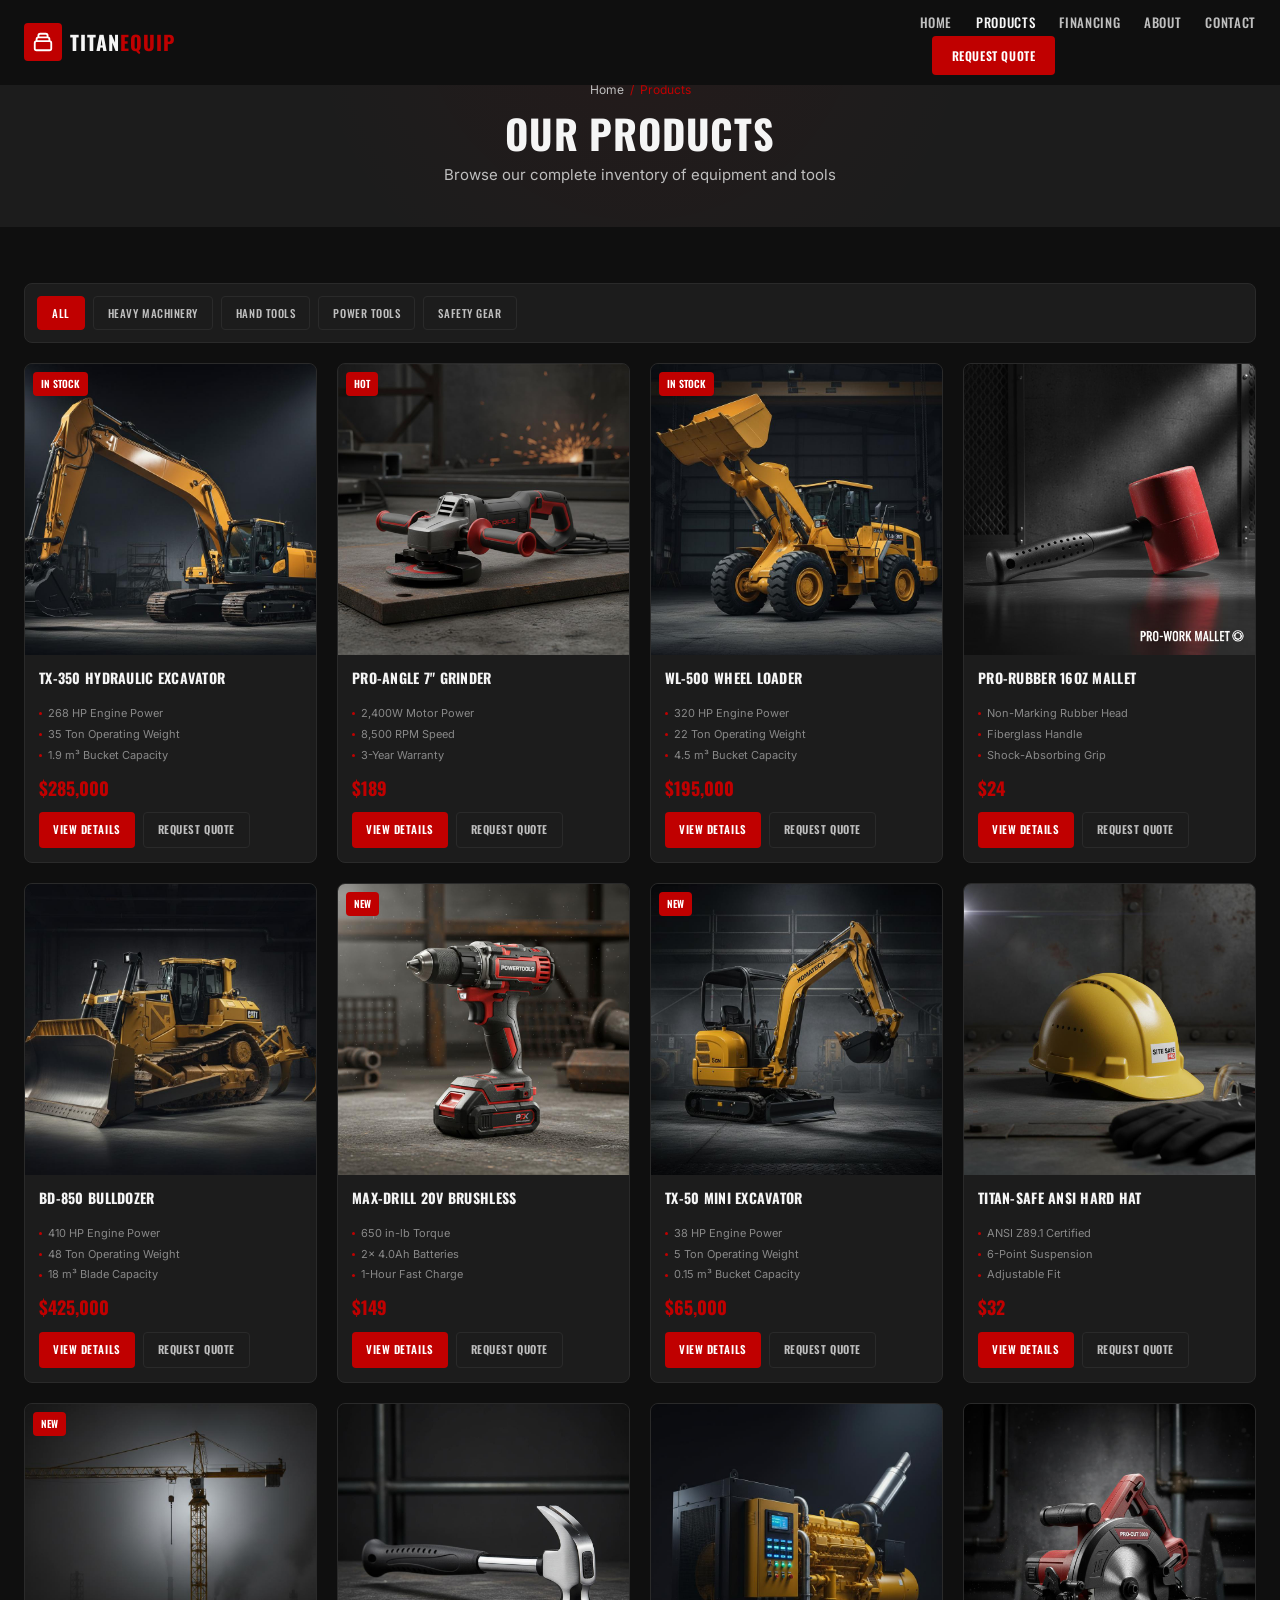
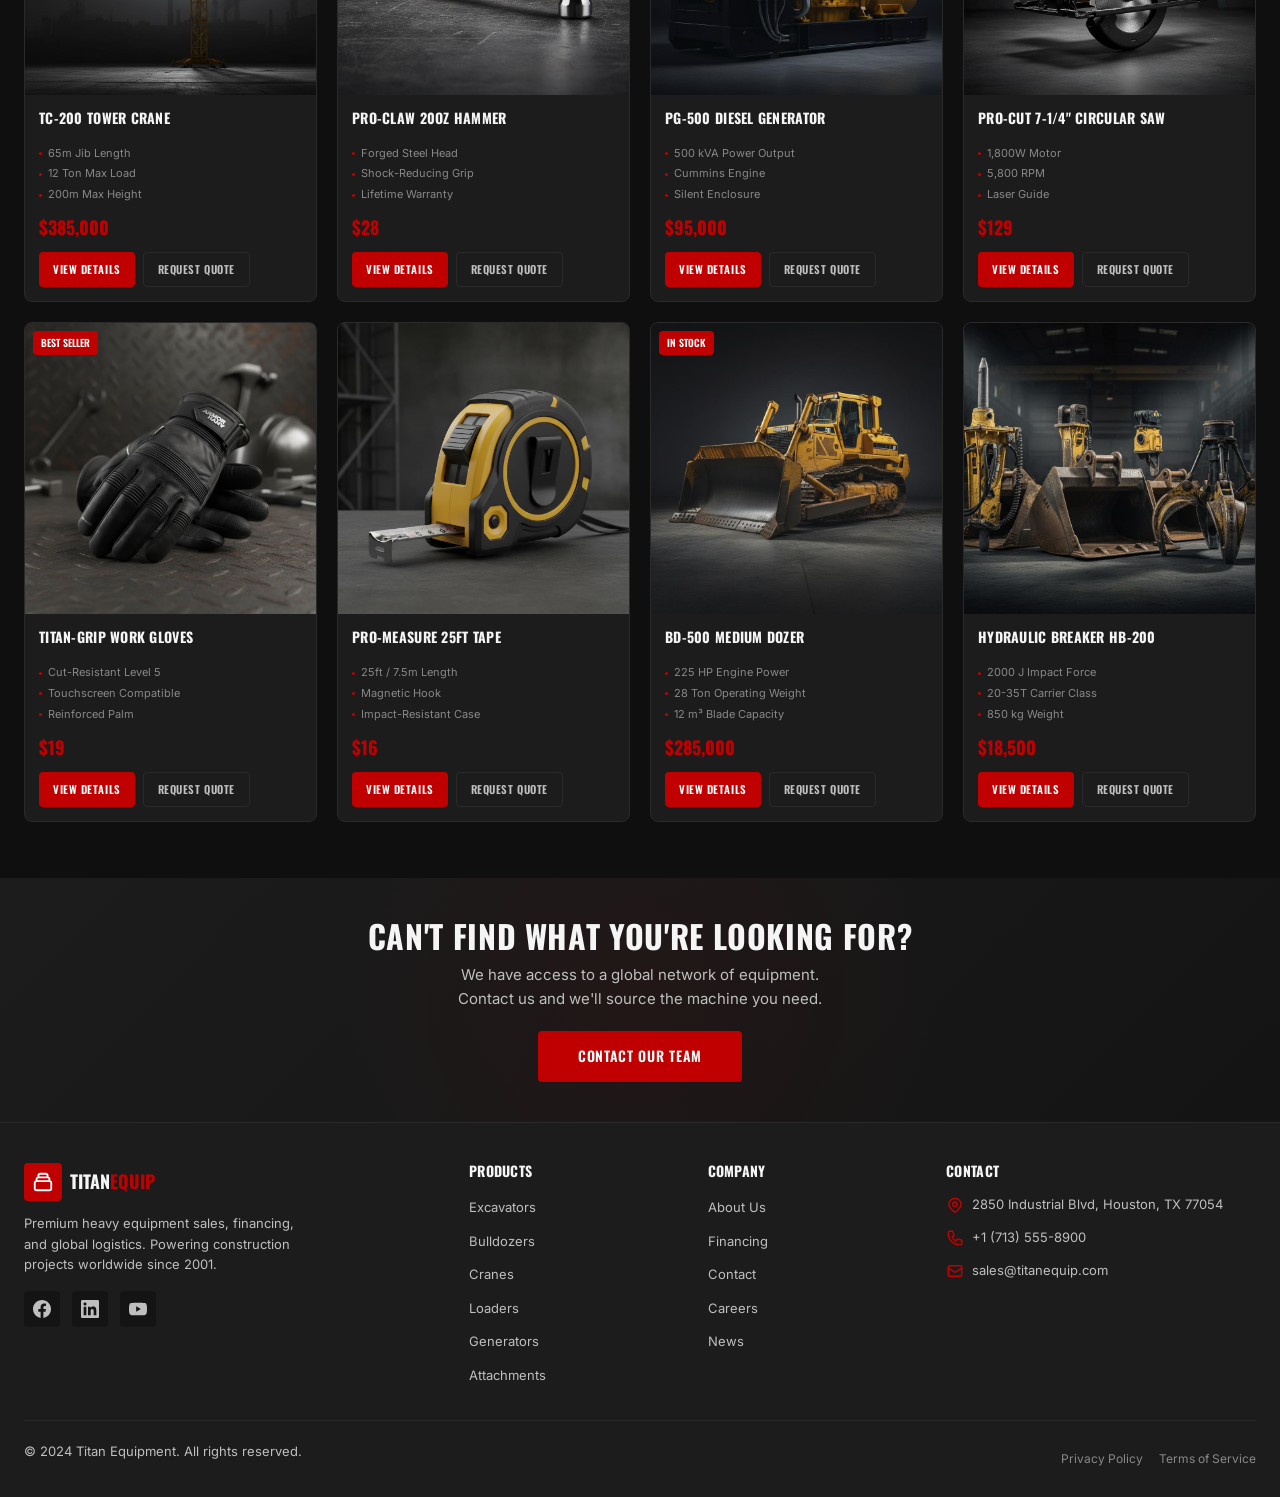
<file: csite/equipment-sales/products.html>
<!DOCTYPE html>
<html lang="en">
<head>
  <meta charset="UTF-8">
  <meta name="viewport" content="width=device-width, initial-scale=1.0">
  <meta name="description" content="Browse our extensive inventory of heavy construction equipment. Excavators, bulldozers, loaders, cranes, and more.">
  <title>Products | Titan Equipment</title>
  
  <!-- Google Fonts -->
  <link rel="preconnect" href="https://fonts.googleapis.com">
  <link rel="preconnect" href="https://fonts.gstatic.com" crossorigin>
  <link href="https://fonts.googleapis.com/css2?family=Inter:wght@400;500;600;700&family=Oswald:wght@400;500;600;700&display=swap" rel="stylesheet">
  
  <!-- Styles -->
  <link rel="stylesheet" href="css/style.css">
</head>
<body>
  <!-- Header -->
  <header class="header">
    <div class="container">
      <div class="header-inner">
        <a href="index.html" class="logo">
          <div class="logo-icon">
            <svg xmlns="http://www.w3.org/2000/svg" fill="none" viewBox="0 0 24 24" stroke="currentColor">
              <path stroke-linecap="round" stroke-linejoin="round" stroke-width="2" d="M19 11H5m14 0a2 2 0 012 2v6a2 2 0 01-2 2H5a2 2 0 01-2-2v-6a2 2 0 012-2m14 0V9a2 2 0 00-2-2M5 11V9a2 2 0 012-2m0 0V5a2 2 0 012-2h6a2 2 0 012 2v2M7 7h10" />
            </svg>
          </div>
          <span class="logo-text">TITAN<span>EQUIP</span></span>
        </a>
        
        <nav class="nav-desktop">
          <ul class="nav-list">
            <li><a href="index.html" class="nav-link">Home</a></li>
            <li><a href="products.html" class="nav-link active">Products</a></li>
            <li><a href="financing.html" class="nav-link">Financing</a></li>
            <li><a href="about.html" class="nav-link">About</a></li>
            <li><a href="contact.html" class="nav-link">Contact</a></li>
          </ul>
          <a href="contact.html" class="btn btn-primary nav-cta">Request Quote</a>
        </nav>
        
        <button class="menu-toggle" aria-label="Toggle menu">
          <span></span>
          <span></span>
          <span></span>
        </button>
      </div>
    </div>
  </header>
  
  <!-- Mobile Navigation -->
  <nav class="nav-mobile">
    <ul class="nav-list">
      <li><a href="index.html" class="nav-link">Home</a></li>
      <li><a href="products.html" class="nav-link active">Products</a></li>
      <li><a href="financing.html" class="nav-link">Financing</a></li>
      <li><a href="about.html" class="nav-link">About</a></li>
      <li><a href="contact.html" class="nav-link">Contact</a></li>
    </ul>
    <a href="contact.html" class="btn btn-primary">Request Quote</a>
  </nav>
  <div class="overlay"></div>

  <main>
    <!-- Page Header -->
    <section class="page-header">
      <div class="container">
        <div class="page-header-content">
          <nav class="breadcrumbs">
            <a href="index.html">Home</a>
            <span>/</span>
            <span>Products</span>
          </nav>
          <h1 class="page-title">Our Products</h1>
          <p class="page-subtitle">Browse our complete inventory of equipment and tools</p>
        </div>
      </div>
    </section>

    <!-- Products Section -->
    <section class="featured-products">
      <div class="container">
        <!-- Category Filter Bar -->
        <div class="category-filter">
          <div class="filter-tabs">
            <button class="filter-tab active" data-filter="all">All</button>
            <button class="filter-tab" data-filter="machinery">Heavy Machinery</button>
            <button class="filter-tab" data-filter="hand-tools">Hand Tools</button>
            <button class="filter-tab" data-filter="power-tools">Power Tools</button>
            <button class="filter-tab" data-filter="safety">Safety Gear</button>
          </div>
        </div>

        <!-- Products Grid -->
        <div class="products-grid">
          <!-- Heavy Machinery -->
          <article class="product-card" data-category="machinery">
            <div class="product-image">
              <img src="images/product-excavator-1.jpg" alt="TX-350 Hydraulic Excavator">
              <span class="product-badge">In Stock</span>
            </div>
            <div class="product-content">
              <h3 class="product-title">TX-350 Hydraulic Excavator</h3>
              <ul class="product-specs-list">
                <li>268 HP Engine Power</li>
                <li>35 Ton Operating Weight</li>
                <li>1.9 m³ Bucket Capacity</li>
              </ul>
              <div class="product-price">$285,000</div>
              <div class="product-buttons">
                <a href="product-detail.html" class="btn btn-primary">View Details</a>
                <a href="contact.html" class="btn btn-secondary">Request Quote</a>
              </div>
            </div>
          </article>

          <!-- Power Tools: Grinder -->
          <article class="product-card" data-category="power-tools">
            <div class="product-image">
              <img src="images/tool-grinder.jpg" alt="Pro-Angle 7 Inch Grinder">
              <span class="product-badge">Hot</span>
            </div>
            <div class="product-content">
              <h3 class="product-title">Pro-Angle 7" Grinder</h3>
              <ul class="product-specs-list">
                <li>2,400W Motor Power</li>
                <li>8,500 RPM Speed</li>
                <li>3-Year Warranty</li>
              </ul>
              <div class="product-price">$189</div>
              <div class="product-buttons">
                <a href="product-detail.html" class="btn btn-primary">View Details</a>
                <a href="contact.html" class="btn btn-secondary">Request Quote</a>
              </div>
            </div>
          </article>

          <article class="product-card" data-category="machinery">
            <div class="product-image">
              <img src="images/product-loader-1.jpg" alt="WL-500 Wheel Loader">
              <span class="product-badge">In Stock</span>
            </div>
            <div class="product-content">
              <h3 class="product-title">WL-500 Wheel Loader</h3>
              <ul class="product-specs-list">
                <li>320 HP Engine Power</li>
                <li>22 Ton Operating Weight</li>
                <li>4.5 m³ Bucket Capacity</li>
              </ul>
              <div class="product-price">$195,000</div>
              <div class="product-buttons">
                <a href="product-detail.html" class="btn btn-primary">View Details</a>
                <a href="contact.html" class="btn btn-secondary">Request Quote</a>
              </div>
            </div>
          </article>

          <!-- Hand Tools: Mallet -->
          <article class="product-card" data-category="hand-tools">
            <div class="product-image">
              <img src="images/tool-mallet.jpg" alt="Pro-Rubber 16oz Mallet">
            </div>
            <div class="product-content">
              <h3 class="product-title">Pro-Rubber 16oz Mallet</h3>
              <ul class="product-specs-list">
                <li>Non-Marking Rubber Head</li>
                <li>Fiberglass Handle</li>
                <li>Shock-Absorbing Grip</li>
              </ul>
              <div class="product-price">$24</div>
              <div class="product-buttons">
                <a href="product-detail.html" class="btn btn-primary">View Details</a>
                <a href="contact.html" class="btn btn-secondary">Request Quote</a>
              </div>
            </div>
          </article>

          <article class="product-card" data-category="machinery">
            <div class="product-image">
              <img src="images/product-dozer-1.jpg" alt="BD-850 Bulldozer">
            </div>
            <div class="product-content">
              <h3 class="product-title">BD-850 Bulldozer</h3>
              <ul class="product-specs-list">
                <li>410 HP Engine Power</li>
                <li>48 Ton Operating Weight</li>
                <li>18 m³ Blade Capacity</li>
              </ul>
              <div class="product-price">$425,000</div>
              <div class="product-buttons">
                <a href="product-detail.html" class="btn btn-primary">View Details</a>
                <a href="contact.html" class="btn btn-secondary">Request Quote</a>
              </div>
            </div>
          </article>

          <!-- Power Tools: Drill -->
          <article class="product-card" data-category="power-tools">
            <div class="product-image">
              <img src="images/tool-drill.jpg" alt="Max-Drill 20V Brushless">
              <span class="product-badge">New</span>
            </div>
            <div class="product-content">
              <h3 class="product-title">Max-Drill 20V Brushless</h3>
              <ul class="product-specs-list">
                <li>650 in-lb Torque</li>
                <li>2x 4.0Ah Batteries</li>
                <li>1-Hour Fast Charge</li>
              </ul>
              <div class="product-price">$149</div>
              <div class="product-buttons">
                <a href="product-detail.html" class="btn btn-primary">View Details</a>
                <a href="contact.html" class="btn btn-secondary">Request Quote</a>
              </div>
            </div>
          </article>

          <article class="product-card" data-category="machinery">
            <div class="product-image">
              <img src="images/product-excavator-2.jpg" alt="TX-50 Mini Excavator">
              <span class="product-badge">New</span>
            </div>
            <div class="product-content">
              <h3 class="product-title">TX-50 Mini Excavator</h3>
              <ul class="product-specs-list">
                <li>38 HP Engine Power</li>
                <li>5 Ton Operating Weight</li>
                <li>0.15 m³ Bucket Capacity</li>
              </ul>
              <div class="product-price">$65,000</div>
              <div class="product-buttons">
                <a href="product-detail.html" class="btn btn-primary">View Details</a>
                <a href="contact.html" class="btn btn-secondary">Request Quote</a>
              </div>
            </div>
          </article>

          <!-- Safety: Hard Hat -->
          <article class="product-card" data-category="safety">
            <div class="product-image">
              <img src="images/tool-helmet.jpg" alt="Titan-Safe ANSI Hard Hat">
            </div>
            <div class="product-content">
              <h3 class="product-title">Titan-Safe ANSI Hard Hat</h3>
              <ul class="product-specs-list">
                <li>ANSI Z89.1 Certified</li>
                <li>6-Point Suspension</li>
                <li>Adjustable Fit</li>
              </ul>
              <div class="product-price">$32</div>
              <div class="product-buttons">
                <a href="product-detail.html" class="btn btn-primary">View Details</a>
                <a href="contact.html" class="btn btn-secondary">Request Quote</a>
              </div>
            </div>
          </article>

          <article class="product-card" data-category="machinery">
            <div class="product-image">
              <img src="images/category-crane.jpg" alt="TC-200 Tower Crane">
              <span class="product-badge">New</span>
            </div>
            <div class="product-content">
              <h3 class="product-title">TC-200 Tower Crane</h3>
              <ul class="product-specs-list">
                <li>65m Jib Length</li>
                <li>12 Ton Max Load</li>
                <li>200m Max Height</li>
              </ul>
              <div class="product-price">$385,000</div>
              <div class="product-buttons">
                <a href="product-detail.html" class="btn btn-primary">View Details</a>
                <a href="contact.html" class="btn btn-secondary">Request Quote</a>
              </div>
            </div>
          </article>

          <!-- Hand Tools: Hammer -->
          <article class="product-card" data-category="hand-tools">
            <div class="product-image">
              <img src="images/tool-hammer.jpg" alt="Pro-Claw 20oz Hammer">
            </div>
            <div class="product-content">
              <h3 class="product-title">Pro-Claw 20oz Hammer</h3>
              <ul class="product-specs-list">
                <li>Forged Steel Head</li>
                <li>Shock-Reducing Grip</li>
                <li>Lifetime Warranty</li>
              </ul>
              <div class="product-price">$28</div>
              <div class="product-buttons">
                <a href="product-detail.html" class="btn btn-primary">View Details</a>
                <a href="contact.html" class="btn btn-secondary">Request Quote</a>
              </div>
            </div>
          </article>

          <article class="product-card" data-category="machinery">
            <div class="product-image">
              <img src="images/category-generator.jpg" alt="PG-500 Diesel Generator">
            </div>
            <div class="product-content">
              <h3 class="product-title">PG-500 Diesel Generator</h3>
              <ul class="product-specs-list">
                <li>500 kVA Power Output</li>
                <li>Cummins Engine</li>
                <li>Silent Enclosure</li>
              </ul>
              <div class="product-price">$95,000</div>
              <div class="product-buttons">
                <a href="product-detail.html" class="btn btn-primary">View Details</a>
                <a href="contact.html" class="btn btn-secondary">Request Quote</a>
              </div>
            </div>
          </article>

          <!-- Power Tools: Circular Saw -->
          <article class="product-card" data-category="power-tools">
            <div class="product-image">
              <img src="images/tool-saw.jpg" alt="Pro-Cut 7-1/4 Circular Saw">
            </div>
            <div class="product-content">
              <h3 class="product-title">Pro-Cut 7-1/4" Circular Saw</h3>
              <ul class="product-specs-list">
                <li>1,800W Motor</li>
                <li>5,800 RPM</li>
                <li>Laser Guide</li>
              </ul>
              <div class="product-price">$129</div>
              <div class="product-buttons">
                <a href="product-detail.html" class="btn btn-primary">View Details</a>
                <a href="contact.html" class="btn btn-secondary">Request Quote</a>
              </div>
            </div>
          </article>

          <!-- Safety: Work Gloves -->
          <article class="product-card" data-category="safety">
            <div class="product-image">
              <img src="images/tool-gloves.jpg" alt="Titan-Grip Work Gloves">
              <span class="product-badge">Best Seller</span>
            </div>
            <div class="product-content">
              <h3 class="product-title">Titan-Grip Work Gloves</h3>
              <ul class="product-specs-list">
                <li>Cut-Resistant Level 5</li>
                <li>Touchscreen Compatible</li>
                <li>Reinforced Palm</li>
              </ul>
              <div class="product-price">$19</div>
              <div class="product-buttons">
                <a href="product-detail.html" class="btn btn-primary">View Details</a>
                <a href="contact.html" class="btn btn-secondary">Request Quote</a>
              </div>
            </div>
          </article>

          <!-- Hand Tools: Tape Measure -->
          <article class="product-card" data-category="hand-tools">
            <div class="product-image">
              <img src="images/tool-tape.jpg" alt="Pro-Measure 25ft Tape">
            </div>
            <div class="product-content">
              <h3 class="product-title">Pro-Measure 25ft Tape</h3>
              <ul class="product-specs-list">
                <li>25ft / 7.5m Length</li>
                <li>Magnetic Hook</li>
                <li>Impact-Resistant Case</li>
              </ul>
              <div class="product-price">$16</div>
              <div class="product-buttons">
                <a href="product-detail.html" class="btn btn-primary">View Details</a>
                <a href="contact.html" class="btn btn-secondary">Request Quote</a>
              </div>
            </div>
          </article>

          <article class="product-card" data-category="machinery">
            <div class="product-image">
              <img src="images/category-bulldozer.jpg" alt="BD-500 Medium Dozer">
              <span class="product-badge">In Stock</span>
            </div>
            <div class="product-content">
              <h3 class="product-title">BD-500 Medium Dozer</h3>
              <ul class="product-specs-list">
                <li>225 HP Engine Power</li>
                <li>28 Ton Operating Weight</li>
                <li>12 m³ Blade Capacity</li>
              </ul>
              <div class="product-price">$285,000</div>
              <div class="product-buttons">
                <a href="product-detail.html" class="btn btn-primary">View Details</a>
                <a href="contact.html" class="btn btn-secondary">Request Quote</a>
              </div>
            </div>
          </article>

          <!-- Attachments -->
          <article class="product-card" data-category="machinery">
            <div class="product-image">
              <img src="images/category-attachments.jpg" alt="Hydraulic Breaker Attachment">
            </div>
            <div class="product-content">
              <h3 class="product-title">Hydraulic Breaker HB-200</h3>
              <ul class="product-specs-list">
                <li>2000 J Impact Force</li>
                <li>20-35T Carrier Class</li>
                <li>850 kg Weight</li>
              </ul>
              <div class="product-price">$18,500</div>
              <div class="product-buttons">
                <a href="product-detail.html" class="btn btn-primary">View Details</a>
                <a href="contact.html" class="btn btn-secondary">Request Quote</a>
              </div>
            </div>
          </article>
        </div>
      </div>
    </section>

    <!-- CTA Section -->
    <section class="cta-section">
      <div class="container">
        <div class="cta-content">
          <h2 class="cta-title">Can't Find What You're Looking For?</h2>
          <p class="cta-description">We have access to a global network of equipment. Contact us and we'll source the machine you need.</p>
          <a href="contact.html" class="btn btn-large cta-button">Contact Our Team</a>
        </div>
      </div>
    </section>
  </main>

  <!-- Footer -->
  <footer class="footer">
    <div class="container">
      <div class="footer-grid">
        <div class="footer-brand">
          <div class="footer-logo">
            <div class="logo-icon">
              <svg xmlns="http://www.w3.org/2000/svg" fill="none" viewBox="0 0 24 24" stroke="currentColor">
                <path stroke-linecap="round" stroke-linejoin="round" stroke-width="2" d="M19 11H5m14 0a2 2 0 012 2v6a2 2 0 01-2 2H5a2 2 0 01-2-2v-6a2 2 0 012-2m14 0V9a2 2 0 00-2-2M5 11V9a2 2 0 012-2m0 0V5a2 2 0 012-2h6a2 2 0 012 2v2M7 7h10" />
              </svg>
            </div>
            <span class="footer-logo-text">TITAN<span>EQUIP</span></span>
          </div>
          <p class="footer-description">Premium heavy equipment sales, financing, and global logistics. Powering construction projects worldwide since 2001.</p>
          <div class="footer-social">
            <a href="#" aria-label="Facebook">
              <svg xmlns="http://www.w3.org/2000/svg" fill="currentColor" viewBox="0 0 24 24">
                <path d="M24 12.073c0-6.627-5.373-12-12-12s-12 5.373-12 12c0 5.99 4.388 10.954 10.125 11.854v-8.385H7.078v-3.47h3.047V9.43c0-3.007 1.792-4.669 4.533-4.669 1.312 0 2.686.235 2.686.235v2.953H15.83c-1.491 0-1.956.925-1.956 1.874v2.25h3.328l-.532 3.47h-2.796v8.385C19.612 23.027 24 18.062 24 12.073z"/>
              </svg>
            </a>
            <a href="#" aria-label="LinkedIn">
              <svg xmlns="http://www.w3.org/2000/svg" fill="currentColor" viewBox="0 0 24 24">
                <path d="M20.447 20.452h-3.554v-5.569c0-1.328-.027-3.037-1.852-3.037-1.853 0-2.136 1.445-2.136 2.939v5.667H9.351V9h3.414v1.561h.046c.477-.9 1.637-1.85 3.37-1.85 3.601 0 4.267 2.37 4.267 5.455v6.286zM5.337 7.433c-1.144 0-2.063-.926-2.063-2.065 0-1.138.92-2.063 2.063-2.063 1.14 0 2.064.925 2.064 2.063 0 1.139-.925 2.065-2.064 2.065zm1.782 13.019H3.555V9h3.564v11.452zM22.225 0H1.771C.792 0 0 .774 0 1.729v20.542C0 23.227.792 24 1.771 24h20.451C23.2 24 24 23.227 24 22.271V1.729C24 .774 23.2 0 22.222 0h.003z"/>
              </svg>
            </a>
            <a href="#" aria-label="YouTube">
              <svg xmlns="http://www.w3.org/2000/svg" fill="currentColor" viewBox="0 0 24 24">
                <path d="M23.498 6.186a3.016 3.016 0 0 0-2.122-2.136C19.505 3.545 12 3.545 12 3.545s-7.505 0-9.377.505A3.017 3.017 0 0 0 .502 6.186C0 8.07 0 12 0 12s0 3.93.502 5.814a3.016 3.016 0 0 0 2.122 2.136c1.871.505 9.376.505 9.376.505s7.505 0 9.377-.505a3.015 3.015 0 0 0 2.122-2.136C24 15.93 24 12 24 12s0-3.93-.502-5.814zM9.545 15.568V8.432L15.818 12l-6.273 3.568z"/>
              </svg>
            </a>
          </div>
        </div>
        
        <div class="footer-links-column">
          <h4 class="footer-title">Products</h4>
          <ul class="footer-links">
            <li><a href="products.html">Excavators</a></li>
            <li><a href="products.html">Bulldozers</a></li>
            <li><a href="products.html">Cranes</a></li>
            <li><a href="products.html">Loaders</a></li>
            <li><a href="products.html">Generators</a></li>
            <li><a href="products.html">Attachments</a></li>
          </ul>
        </div>
        
        <div class="footer-links-column">
          <h4 class="footer-title">Company</h4>
          <ul class="footer-links">
            <li><a href="about.html">About Us</a></li>
            <li><a href="financing.html">Financing</a></li>
            <li><a href="contact.html">Contact</a></li>
            <li><a href="#">Careers</a></li>
            <li><a href="#">News</a></li>
          </ul>
        </div>
        
        <div class="footer-contact-column">
          <h4 class="footer-title">Contact</h4>
          <div class="footer-contact">
            <div class="footer-contact-item">
              <svg xmlns="http://www.w3.org/2000/svg" fill="none" viewBox="0 0 24 24" stroke="currentColor">
                <path stroke-linecap="round" stroke-linejoin="round" stroke-width="2" d="M17.657 16.657L13.414 20.9a1.998 1.998 0 01-2.827 0l-4.244-4.243a8 8 0 1111.314 0z" />
                <path stroke-linecap="round" stroke-linejoin="round" stroke-width="2" d="M15 11a3 3 0 11-6 0 3 3 0 016 0z" />
              </svg>
              <span>2850 Industrial Blvd, Houston, TX 77054</span>
            </div>
            <div class="footer-contact-item">
              <svg xmlns="http://www.w3.org/2000/svg" fill="none" viewBox="0 0 24 24" stroke="currentColor">
                <path stroke-linecap="round" stroke-linejoin="round" stroke-width="2" d="M3 5a2 2 0 012-2h3.28a1 1 0 01.948.684l1.498 4.493a1 1 0 01-.502 1.21l-2.257 1.13a11.042 11.042 0 005.516 5.516l1.13-2.257a1 1 0 011.21-.502l4.493 1.498a1 1 0 01.684.949V19a2 2 0 01-2 2h-1C9.716 21 3 14.284 3 6V5z" />
              </svg>
              <span>+1 (713) 555-8900</span>
            </div>
            <div class="footer-contact-item">
              <svg xmlns="http://www.w3.org/2000/svg" fill="none" viewBox="0 0 24 24" stroke="currentColor">
                <path stroke-linecap="round" stroke-linejoin="round" stroke-width="2" d="M3 8l7.89 5.26a2 2 0 002.22 0L21 8M5 19h14a2 2 0 002-2V7a2 2 0 00-2-2H5a2 2 0 00-2 2v10a2 2 0 002 2z" />
              </svg>
              <span>sales@titanequip.com</span>
            </div>
          </div>
        </div>
      </div>
      
      <div class="footer-bottom">
        <p class="footer-description">&copy; 2024 Titan Equipment. All rights reserved.</p>
        <div class="footer-legal">
          <a href="#">Privacy Policy</a>
          <a href="#">Terms of Service</a>
        </div>
      </div>
    </div>
  </footer>

  <!-- Scripts -->
  <script src="js/main.js"></script>
</body>
</html>
</file>
<file: csite/equipment-sales/css/style.css>
/* ============================================
   TITAN EQUIPMENT - RED & BLACK INDUSTRIAL THEME
   Equipment + Tools Store
   ============================================ */

:root {
  --color-bg-primary: #0f0f0f;
  --color-bg-secondary: #1c1c1c;
  --color-bg-tertiary: #141414;
  --color-bg-card: #1c1c1c;
  --color-text-primary: #f5f5f5;
  --color-text-secondary: #bfbfbf;
  --color-text-muted: #888888;
  --color-accent: #c00000;
  --color-accent-hover: #900000;
  --color-border: #2a2a2a;
  --color-border-light: #3a3a3a;
  --font-primary: 'Inter', -apple-system, BlinkMacSystemFont, 'Segoe UI', Roboto, sans-serif;
  --font-display: 'Oswald', 'Bebas Neue', Impact, sans-serif;
  --transition-fast: 0.15s ease;
  --transition-normal: 0.3s ease;
  --shadow-sm: 0 1px 2px rgba(0, 0, 0, 0.5);
  --shadow-md: 0 4px 6px rgba(0, 0, 0, 0.6);
  --shadow-lg: 0 10px 25px rgba(0, 0, 0, 0.7);
  --radius-sm: 4px;
  --radius-md: 8px;
  --radius-lg: 12px;
}

*, *::before, *::after { box-sizing: border-box; margin: 0; padding: 0; }
html { scroll-behavior: smooth; font-size: 16px; }
body { font-family: var(--font-primary); background-color: var(--color-bg-primary); color: var(--color-text-primary); line-height: 1.6; overflow-x: hidden; -webkit-font-smoothing: antialiased; }
img { max-width: 100%; height: auto; display: block; }
a { color: inherit; text-decoration: none; transition: color var(--transition-fast); }
a:hover { color: var(--color-accent); }
ul, ol { list-style: none; }
button { font-family: inherit; cursor: pointer; border: none; background: none; }
input, textarea, select { font-family: inherit; font-size: inherit; }

h1, h2, h3, h4, h5, h6 { font-family: var(--font-display); font-weight: 700; line-height: 1.1; text-transform: uppercase; letter-spacing: 0.02em; color: var(--color-text-primary); }

/* Utility classes replacing inline styles moved from HTML */
.muted-note { color: var(--color-text-secondary); margin-bottom: 1.5rem; }
.map-heading { font-size: 1.5rem; margin-bottom: 0.5rem; color: var(--color-text-primary); }
.cta-buttons { display: flex; gap: 1rem; justify-content: center; flex-wrap: wrap; }
.centered-form { max-width: 800px; margin: 0 auto; }
h1 { font-size: clamp(2rem, 8vw, 4rem); }
h2 { font-size: clamp(1.5rem, 5vw, 2.5rem); }
h3 { font-size: clamp(1.125rem, 3vw, 1.5rem); }
p { color: var(--color-text-secondary); }

.section-label { font-family: var(--font-display); font-size: 0.75rem; font-weight: 500; text-transform: uppercase; letter-spacing: 0.15em; color: var(--color-accent); margin-bottom: 0.75rem; }

.container { width: 100%; max-width: 1400px; margin: 0 auto; padding: 0 0.75rem; }
@media (min-width: 640px) { .container { padding: 0 1rem; } }
@media (min-width: 1024px) { .container { padding: 0 1.5rem; } }

.btn { display: inline-flex; align-items: center; justify-content: center; gap: 0.5rem; padding: 0.625rem 1.25rem; font-family: var(--font-display); font-size: 0.75rem; font-weight: 600; text-transform: uppercase; letter-spacing: 0.05em; border-radius: var(--radius-sm); transition: all var(--transition-normal); white-space: nowrap; }
.btn-primary { background-color: var(--color-accent); color: #ffffff; }
.btn-primary:hover { background-color: var(--color-accent-hover); color: #ffffff; transform: translateY(-2px); box-shadow: 0 4px 15px rgba(192, 0, 0, 0.35); }
.btn-secondary { background-color: transparent; color: var(--color-text-primary); border: 1px solid var(--color-border-light); }
.btn-secondary:hover { border-color: var(--color-accent); color: var(--color-accent); transform: translateY(-2px); }
.btn-large { padding: 0.875rem 2rem; font-size: 0.875rem; }
.btn-full { width: 100%; }

/* Header */
.header { position: fixed; top: 0; left: 0; right: 0; z-index: 1000; background-color: var(--color-bg-primary); padding: 0.625rem 0; }
.header-inner { display: flex; align-items: center; justify-content: space-between; }
.logo { display: flex; align-items: center; gap: 0.5rem; }
.logo-icon { width: 34px; height: 34px; background-color: var(--color-accent); border-radius: var(--radius-sm); display: flex; align-items: center; justify-content: center; }
.logo-icon svg { width: 20px; height: 20px; color: #ffffff; }
.logo-text { font-family: var(--font-display); font-size: 1.125rem; font-weight: 700; letter-spacing: 0.05em; color: var(--color-text-primary); }
.logo-text span { color: var(--color-accent); }

.nav-desktop { display: none; }
.nav-list { display: flex; align-items: center; gap: 1.5rem; }
.nav-link { font-family: var(--font-display); font-size: 0.8125rem; font-weight: 500; text-transform: uppercase; letter-spacing: 0.05em; color: var(--color-text-secondary); position: relative; padding: 0.375rem 0; }
.nav-link::after { content: ''; position: absolute; bottom: 0; left: 0; width: 0; height: 2px; background-color: var(--color-accent); transition: width var(--transition-normal); }
.nav-link:hover, .nav-link.active { color: var(--color-text-primary); }
.nav-link:hover::after, .nav-link.active::after { width: 100%; }
.nav-cta { margin-left: 0.75rem; }

.menu-toggle { display: flex; flex-direction: column; gap: 4px; padding: 0.5rem; z-index: 1001; }
.menu-toggle span { display: block; width: 22px; height: 2px; background-color: var(--color-text-primary); transition: all var(--transition-normal); }
.menu-toggle.active span:nth-child(1) { transform: rotate(45deg) translate(4px, 4px); }
.menu-toggle.active span:nth-child(2) { opacity: 0; }
.menu-toggle.active span:nth-child(3) { transform: rotate(-45deg) translate(4px, -4px); }

.nav-mobile { position: fixed; top: 0; right: -100%; width: 80%; max-width: 300px; height: 100vh; background-color: var(--color-bg-secondary); padding: 4.5rem 1.25rem 1.25rem; transition: right var(--transition-normal); z-index: 999; box-shadow: var(--shadow-lg); }
.nav-mobile.active { right: 0; }
.nav-mobile .nav-list { flex-direction: column; align-items: flex-start; gap: 1rem; }
.nav-mobile .nav-link { font-size: 1rem; }
.nav-mobile .btn { margin-top: 1.25rem; width: 100%; }

.overlay { position: fixed; top: 0; left: 0; right: 0; bottom: 0; background-color: rgba(0, 0, 0, 0.85); opacity: 0; visibility: hidden; transition: all var(--transition-normal); z-index: 998; }
.overlay.active { opacity: 1; visibility: visible; }

@media (min-width: 1024px) {
  .nav-desktop { display: block; }
  .menu-toggle, .nav-mobile, .overlay { display: none; }
  .logo-text { font-size: 1.25rem; }
  .logo-icon { width: 38px; height: 38px; }
  .logo-icon svg { width: 22px; height: 22px; }
}

/* Hero */
.hero-intro { position: relative; min-height: 100vh; display: flex; align-items: center; justify-content: center; overflow: hidden; background-color: var(--color-bg-primary); padding-top: 55px; }
.hero-intro-bg { position: absolute; top: 0; left: 0; right: 0; bottom: 0; z-index: 0; }
.hero-intro-bg img { width: 100%; height: 100%; object-fit: cover; opacity: 0; animation: fadeIn 1s ease forwards 0.2s; }
.hero-intro-overlay { position: absolute; top: 0; left: 0; right: 0; bottom: 0; background: linear-gradient(to bottom, rgba(15, 15, 15, 0.92) 0%, rgba(15, 15, 15, 0.75) 50%, rgba(15, 15, 15, 0.95) 100%); z-index: 1; }
.hero-intro-content { position: relative; z-index: 2; text-align: center; max-width: 700px; padding: 1.5rem 0.75rem; }
.hero-intro-headline { font-size: clamp(1.75rem, 9vw, 3.5rem); font-weight: 800; line-height: 1.05; margin-bottom: 0.875rem; color: var(--color-text-primary); opacity: 0; transform: translateY(20px); animation: fadeInUp 0.8s ease forwards 0.4s; }
.hero-intro-headline span { color: var(--color-accent); }
.hero-intro-subheading { font-size: clamp(0.875rem, 3vw, 1.0625rem); color: var(--color-text-secondary); max-width: 420px; margin: 0 auto 1.25rem; opacity: 0; transform: translateY(15px); animation: fadeInUp 0.6s ease forwards 0.6s; }
.hero-intro-buttons { display: flex; flex-direction: column; gap: 0.625rem; align-items: center; opacity: 0; transform: translateY(15px); animation: fadeInUp 0.6s ease forwards 0.8s; }
@media (min-width: 480px) { .hero-intro-buttons { flex-direction: row; justify-content: center; gap: 0.75rem; } }

@keyframes fadeIn { to { opacity: 1; } }
@keyframes fadeInUp { to { opacity: 1; transform: translateY(0); } }

/* Category Filter */
.category-filter { background-color: var(--color-bg-card); padding: 0.75rem; border-radius: var(--radius-md); margin-bottom: 1.25rem; border: 1px solid var(--color-border); overflow-x: auto; -webkit-overflow-scrolling: touch; }
.category-filter::-webkit-scrollbar { display: none; }
.filter-tabs { display: flex; gap: 0.5rem; min-width: max-content; }
.filter-tab { padding: 0.5rem 0.875rem; font-family: var(--font-display); font-size: 0.6875rem; font-weight: 500; text-transform: uppercase; letter-spacing: 0.05em; color: var(--color-text-secondary); background-color: transparent; border: 1px solid var(--color-border); border-radius: var(--radius-sm); white-space: nowrap; transition: all var(--transition-fast); }
.filter-tab:hover { border-color: var(--color-accent); color: var(--color-text-primary); }
.filter-tab.active { background-color: var(--color-accent); border-color: var(--color-accent); color: #ffffff; }

/* Products Section */
.featured-products { background-color: var(--color-bg-primary); padding: 2.5rem 0; }
@media (min-width: 768px) { .featured-products { padding: 3.5rem 0; } }

.section-header { text-align: center; max-width: 550px; margin: 0 auto 1.5rem; }
.section-title { margin-bottom: 0.5rem; color: var(--color-text-primary); }
.section-description { font-size: 0.9375rem; color: var(--color-text-secondary); }

/* Products Grid - 2 PER ROW MOBILE (MANDATORY) */
.products-grid { display: grid; grid-template-columns: repeat(2, 1fr); gap: 0.625rem; }
@media (min-width: 640px) { .products-grid { gap: 0.875rem; } }
@media (min-width: 768px) { .products-grid { grid-template-columns: repeat(3, 1fr); gap: 1rem; } }
@media (min-width: 1024px) { .products-grid { grid-template-columns: repeat(4, 1fr); gap: 1.25rem; } }

/* Product Card */
.product-card { background-color: var(--color-bg-card); border-radius: var(--radius-md); overflow: hidden; border: 1px solid var(--color-border); transition: all var(--transition-normal); display: flex; flex-direction: column; }
.product-card:hover { transform: translateY(-4px); border-color: var(--color-border-light); box-shadow: var(--shadow-lg); }
.product-card.hidden { display: none; }

.product-image { position: relative; aspect-ratio: 1; overflow: hidden; background-color: var(--color-bg-tertiary); }
.product-image img { width: 100%; height: 100%; object-fit: cover; transition: transform 0.5s ease; }
.product-card:hover .product-image img { transform: scale(1.05); }

.product-badge { position: absolute; top: 0.375rem; left: 0.375rem; background-color: var(--color-accent); color: #ffffff; font-family: var(--font-display); font-size: 0.5625rem; font-weight: 600; text-transform: uppercase; padding: 0.2rem 0.4rem; border-radius: var(--radius-sm); }
@media (min-width: 640px) { .product-badge { font-size: 0.625rem; padding: 0.25rem 0.5rem; top: 0.5rem; left: 0.5rem; } }

.product-content { padding: 0.625rem; display: flex; flex-direction: column; flex-grow: 1; }
@media (min-width: 640px) { .product-content { padding: 0.875rem; } }

.product-title { font-size: 0.75rem; margin-bottom: 0.375rem; color: var(--color-text-primary); line-height: 1.3; display: -webkit-box; line-clamp: 2; -webkit-line-clamp: 2; -webkit-box-orient: vertical; overflow: hidden; min-height: 2em; }
@media (min-width: 640px) { .product-title { font-size: 0.875rem; margin-bottom: 0.5rem; } }

.product-specs-list { margin-bottom: 0.375rem; flex-grow: 1; }
.product-specs-list li { display: flex; align-items: center; gap: 0.375rem; font-size: 0.625rem; color: var(--color-text-muted); margin-bottom: 0.125rem; }
@media (min-width: 640px) { .product-specs-list li { font-size: 0.6875rem; margin-bottom: 0.2rem; } }
.product-specs-list li::before { content: ''; width: 3px; height: 3px; background-color: var(--color-accent); border-radius: 50%; flex-shrink: 0; }

.product-price { font-family: var(--font-display); font-size: 0.9375rem; font-weight: 700; color: var(--color-accent); margin-bottom: 0.5rem; }
@media (min-width: 640px) { .product-price { font-size: 1.125rem; margin-bottom: 0.625rem; } }

.product-buttons { display: flex; flex-direction: column; gap: 0.375rem; margin-top: auto; }
@media (min-width: 640px) { .product-buttons { flex-direction: row; gap: 0.5rem; } }
.product-buttons .btn { padding: 0.4375rem 0.625rem; font-size: 0.625rem; }
@media (min-width: 640px) { .product-buttons .btn { padding: 0.5rem 0.875rem; font-size: 0.6875rem; } }
.product-buttons .btn-primary { background-color: var(--color-accent); color: #ffffff; }
.product-buttons .btn-primary:hover { background-color: var(--color-accent-hover); }
.product-buttons .btn-secondary { border-color: var(--color-border); color: var(--color-text-secondary); }
.product-buttons .btn-secondary:hover { border-color: var(--color-accent); color: var(--color-accent); }

/* Trust Section */
.trust-section { background-color: var(--color-bg-secondary); padding: 2.5rem 0; }
@media (min-width: 768px) { .trust-section { padding: 3.5rem 0; } }
.trust-grid { display: grid; grid-template-columns: 1fr; gap: 1.5rem; align-items: center; }
@media (min-width: 1024px) { .trust-grid { grid-template-columns: 1fr 1fr; gap: 3rem; } }
.trust-title { margin-bottom: 0.875rem; color: var(--color-text-primary); }
.trust-text { font-size: 0.9375rem; margin-bottom: 1.25rem; color: var(--color-text-secondary); }
.trust-features { display: flex; flex-direction: column; gap: 0.875rem; }
.trust-feature { display: flex; align-items: flex-start; gap: 0.625rem; }
.trust-feature-icon { flex-shrink: 0; width: 36px; height: 36px; background-color: rgba(192, 0, 0, 0.12); border-radius: var(--radius-sm); display: flex; align-items: center; justify-content: center; }
.trust-feature-icon svg { width: 18px; height: 18px; color: var(--color-accent); }
.trust-feature-content h4 { font-size: 0.9375rem; margin-bottom: 0.125rem; color: var(--color-text-primary); }
.trust-feature-content p { font-size: 0.8125rem; color: var(--color-text-secondary); }
.trust-image { border-radius: var(--radius-md); overflow: hidden; }
.trust-image img { width: 100%; height: auto; }

/* Stats Section */
.stats-section { background-color: var(--color-bg-primary); padding: 2rem 0; border-top: 1px solid var(--color-border); border-bottom: 1px solid var(--color-border); }
.stats-grid { display: grid; grid-template-columns: repeat(2, 1fr); gap: 1.25rem 0.75rem; }
@media (min-width: 640px) { .stats-grid { grid-template-columns: repeat(4, 1fr); gap: 1.5rem; } }
.stat-item { text-align: center; }
.stat-number { font-family: var(--font-display); font-size: clamp(1.75rem, 7vw, 3rem); font-weight: 800; color: var(--color-accent); line-height: 1; margin-bottom: 0.25rem; }
.stat-label { font-size: 0.6875rem; color: var(--color-text-secondary); text-transform: uppercase; letter-spacing: 0.05em; }
@media (min-width: 640px) { .stat-label { font-size: 0.75rem; } }

/* CTA Section */
.cta-section { background: linear-gradient(135deg, var(--color-bg-secondary) 0%, var(--color-bg-tertiary) 100%); padding: 2.5rem 0; text-align: center; position: relative; overflow: hidden; }
.cta-section::before { content: ''; position: absolute; top: 0; left: 0; right: 0; bottom: 0; background: radial-gradient(circle at 50% 50%, rgba(192, 0, 0, 0.06) 0%, transparent 50%); pointer-events: none; }
.cta-content { position: relative; z-index: 1; }
.cta-title { color: var(--color-text-primary); margin-bottom: 0.625rem; font-size: clamp(1.25rem, 5vw, 2rem); }
.cta-description { color: var(--color-text-secondary); font-size: 0.9375rem; max-width: 400px; margin: 0 auto 1.25rem; }
.cta-button { background-color: var(--color-accent); color: #ffffff; padding: 0.875rem 2.5rem; font-size: 0.875rem; }
.cta-button:hover { background-color: var(--color-accent-hover); color: #ffffff; }

/* Footer */
.footer { background-color: var(--color-bg-secondary); padding: 2.5rem 0 1.25rem; border-top: 1px solid var(--color-border); }
.footer-grid { display: grid; grid-template-columns: 1fr; gap: 1.5rem; margin-bottom: 2rem; }
@media (min-width: 640px) { .footer-grid { grid-template-columns: repeat(2, 1fr); } }
@media (min-width: 1024px) { .footer-grid { grid-template-columns: 2fr 1fr 1fr 1.5fr; gap: 2rem; } }
.footer-brand { max-width: 280px; }
.footer-logo { display: flex; align-items: center; gap: 0.5rem; margin-bottom: 0.75rem; }
.footer-logo-text { font-family: var(--font-display); font-size: 1.125rem; font-weight: 700; color: var(--color-text-primary); }
.footer-logo-text span { color: var(--color-accent); }
.footer-description { font-size: 0.8125rem; color: var(--color-text-secondary); margin-bottom: 1rem; }
.footer-social { display: flex; gap: 0.75rem; }
.footer-social a { width: 36px; height: 36px; background-color: var(--color-bg-tertiary); border-radius: var(--radius-sm); display: flex; align-items: center; justify-content: center; transition: all var(--transition-fast); }
.footer-social a:hover { background-color: var(--color-accent); }
.footer-social svg { width: 18px; height: 18px; color: var(--color-text-secondary); transition: color var(--transition-fast); }
.footer-social a:hover svg { color: #ffffff; }
.footer-title { font-size: 0.875rem; margin-bottom: 1rem; color: var(--color-text-primary); }
.footer-links { display: flex; flex-direction: column; gap: 0.5rem; }
.footer-links a { font-size: 0.8125rem; color: var(--color-text-secondary); transition: color var(--transition-fast); }
.footer-links a:hover { color: var(--color-accent); }
.footer-contact { display: flex; flex-direction: column; gap: 0.75rem; }
.footer-contact-item { display: flex; align-items: flex-start; gap: 0.5rem; font-size: 0.8125rem; color: var(--color-text-secondary); }
.footer-contact-item svg { width: 18px; height: 18px; color: var(--color-accent); flex-shrink: 0; margin-top: 0.125rem; }
.footer-bottom { padding-top: 1.25rem; border-top: 1px solid var(--color-border); display: flex; flex-direction: column; gap: 0.75rem; align-items: center; text-align: center; }
@media (min-width: 640px) { .footer-bottom { flex-direction: row; justify-content: space-between; } }
.footer-copyright { font-size: 0.75rem; color: var(--color-text-muted); }
.footer-legal { display: flex; gap: 1rem; }
.footer-legal a { font-size: 0.75rem; color: var(--color-text-muted); }
.footer-legal a:hover { color: var(--color-accent); }

/* Page Header */
.page-header { position: relative; padding: 5rem 0 2.5rem; background-color: var(--color-bg-secondary); text-align: center; }
.page-header::before { content: ''; position: absolute; top: 0; left: 0; right: 0; bottom: 0; background: radial-gradient(circle at 50% 0%, rgba(192, 0, 0, 0.05) 0%, transparent 50%); pointer-events: none; }
.page-header-content { position: relative; z-index: 1; }
.page-title { margin-bottom: 0.5rem; color: var(--color-text-primary); font-size: clamp(1.5rem, 6vw, 2.5rem); }
.page-subtitle { font-size: 0.9375rem; color: var(--color-text-secondary); }
.breadcrumbs { display: flex; justify-content: center; gap: 0.375rem; margin-bottom: 0.75rem; font-size: 0.75rem; color: var(--color-text-muted); }
.breadcrumbs a { color: var(--color-text-secondary); }
.breadcrumbs a:hover { color: var(--color-accent); }
.breadcrumbs span { color: var(--color-accent); }

/* Product Detail */
.product-detail { background-color: var(--color-bg-primary); padding: 2rem 0; }
.product-detail-grid { display: grid; grid-template-columns: 1fr; gap: 1.5rem; }
@media (min-width: 1024px) { .product-detail-grid { grid-template-columns: 1.1fr 1fr; gap: 2.5rem; } }

.gallery-main { background-color: var(--color-bg-card); border-radius: var(--radius-md); overflow: hidden; border: 1px solid var(--color-border); margin-bottom: 0.75rem; }
.gallery-main img { width: 100%; height: auto; aspect-ratio: 4/3; object-fit: cover; }
.gallery-thumbs { display: grid; grid-template-columns: repeat(4, 1fr); gap: 0.5rem; }
.gallery-thumb { background-color: var(--color-bg-card); border-radius: var(--radius-sm); overflow: hidden; border: 2px solid transparent; cursor: pointer; transition: all var(--transition-fast); }
.gallery-thumb:hover, .gallery-thumb.active { border-color: var(--color-accent); }
.gallery-thumb img { width: 100%; height: 60px; object-fit: cover; }
@media (min-width: 640px) { .gallery-thumb img { height: 70px; } }

.product-info-detail { padding: 0.5rem 0; }
.product-category { font-family: var(--font-display); font-size: 0.75rem; font-weight: 500; text-transform: uppercase; letter-spacing: 0.1em; color: var(--color-accent); margin-bottom: 0.5rem; }
.product-name-detail { font-size: clamp(1.5rem, 5vw, 2rem); margin-bottom: 0.75rem; color: var(--color-text-primary); }
.product-description-detail { font-size: 0.9375rem; margin-bottom: 1.25rem; color: var(--color-text-secondary); }

.product-specs-table { width: 100%; border-collapse: collapse; margin-bottom: 1.25rem; }
.product-specs-table tr { border-bottom: 1px solid var(--color-border); }
.product-specs-table td { padding: 0.625rem 0; font-size: 0.8125rem; }
.product-specs-table td:first-child { color: var(--color-text-secondary); width: 45%; }
.product-specs-table td:last-child { color: var(--color-text-primary); font-weight: 500; }

.product-price-detail { font-family: var(--font-display); font-size: 1.75rem; font-weight: 700; color: var(--color-accent); margin-bottom: 1rem; }
@media (min-width: 640px) { .product-price-detail { font-size: 2.25rem; } }

.product-actions-detail { display: flex; flex-direction: column; gap: 0.625rem; }
@media (min-width: 480px) { .product-actions-detail { flex-direction: row; } }
.product-actions-detail .btn { flex: 1; }

/* Sticky Quote Button */
.sticky-quote-btn { position: fixed; bottom: 1rem; right: 1rem; z-index: 999; background-color: var(--color-accent); color: #ffffff; padding: 0.75rem 1.25rem; border-radius: var(--radius-md); font-family: var(--font-display); font-size: 0.75rem; font-weight: 600; text-transform: uppercase; box-shadow: var(--shadow-lg); transition: all var(--transition-normal); opacity: 0; transform: translateY(20px); pointer-events: none; }
.sticky-quote-btn.visible { opacity: 1; transform: translateY(0); pointer-events: auto; }
.sticky-quote-btn:hover { background-color: var(--color-accent-hover); transform: translateY(-2px); }

/* Tabs */
.tabs { margin-top: 2rem; }
.tabs-nav { display: flex; gap: 0; border-bottom: 1px solid var(--color-border); margin-bottom: 1.25rem; overflow-x: auto; -webkit-overflow-scrolling: touch; }
.tabs-nav::-webkit-scrollbar { display: none; }
.tab-btn { padding: 0.75rem 1rem; font-family: var(--font-display); font-size: 0.75rem; font-weight: 500; text-transform: uppercase; letter-spacing: 0.05em; color: var(--color-text-secondary); border-bottom: 2px solid transparent; white-space: nowrap; transition: all var(--transition-fast); }
.tab-btn:hover { color: var(--color-text-primary); }
.tab-btn.active { color: var(--color-accent); border-bottom-color: var(--color-accent); }
.tab-content { display: none; }
.tab-content.active { display: block; }
.tab-content h3 { margin-bottom: 0.75rem; color: var(--color-text-primary); font-size: 1.125rem; }
.tab-content p { margin-bottom: 0.75rem; color: var(--color-text-secondary); font-size: 0.875rem; }
.tab-content ul { list-style: disc; padding-left: 1.25rem; margin-bottom: 0.75rem; }
.tab-content li { color: var(--color-text-secondary); margin-bottom: 0.375rem; font-size: 0.875rem; }

/* Contact Form */
.contact { background-color: var(--color-bg-primary); padding: 2rem 0; }
.contact-grid { display: grid; grid-template-columns: 1fr; gap: 1.5rem; }
@media (min-width: 1024px) { .contact-grid { grid-template-columns: 1fr 1.1fr; } }

.contact-info { display: flex; flex-direction: column; gap: 0.75rem; }
.contact-card { background-color: var(--color-bg-card); padding: 1rem; border-radius: var(--radius-md); border: 1px solid var(--color-border); }
.contact-card-icon { width: 40px; height: 40px; background-color: rgba(192, 0, 0, 0.12); border-radius: var(--radius-sm); display: flex; align-items: center; justify-content: center; margin-bottom: 0.625rem; }
.contact-card-icon svg { width: 20px; height: 20px; color: var(--color-accent); }
.contact-card h4 { font-size: 0.9375rem; margin-bottom: 0.375rem; color: var(--color-text-primary); }
.contact-card p { font-size: 0.8125rem; color: var(--color-text-secondary); line-height: 1.6; }

.contact-form-wrapper { background-color: var(--color-bg-card); padding: 1.25rem; border-radius: var(--radius-md); border: 1px solid var(--color-border); }
.contact-form-wrapper h3 { font-size: 1.125rem; margin-bottom: 0.375rem; color: var(--color-text-primary); }

.form-group { margin-bottom: 1rem; }
.form-label { display: block; font-size: 0.75rem; font-weight: 500; color: var(--color-text-secondary); margin-bottom: 0.375rem; }
.form-input, .form-textarea, .form-select { width: 100%; padding: 0.625rem 0.875rem; background-color: var(--color-bg-tertiary); border: 1px solid var(--color-border); border-radius: var(--radius-sm); color: var(--color-text-primary); transition: border-color var(--transition-fast); font-size: 0.875rem; }
.form-input:focus, .form-textarea:focus, .form-select:focus { outline: none; border-color: var(--color-accent); }
.form-textarea { min-height: 100px; resize: vertical; }
.form-row { display: grid; grid-template-columns: 1fr; gap: 1rem; }
@media (min-width: 480px) { .form-row { grid-template-columns: 1fr 1fr; } }

/* Map Section */
.map-section { background-color: var(--color-bg-secondary); padding: 0; }
.map-container { height: 280px; background-color: var(--color-bg-tertiary); display: flex; align-items: center; justify-content: center; }
.map-placeholder { text-align: center; color: var(--color-text-muted); padding: 1rem; }
.map-placeholder svg { width: 48px; height: 48px; margin-bottom: 0.75rem; color: var(--color-accent); }
.map-placeholder h3 { font-size: 1.125rem; margin-bottom: 0.375rem; color: var(--color-text-primary); }
.map-placeholder p { font-size: 0.8125rem; color: var(--color-text-secondary); margin-bottom: 0.75rem; }

/* Animations */
.animate-on-scroll { opacity: 0; transform: translateY(20px); transition: opacity 0.5s ease, transform 0.5s ease; }
.animate-on-scroll.animated { opacity: 1; transform: translateY(0); }

/* Utilities */
.text-center { text-align: center; }
.mt-3 { margin-top: 1rem; }
.mt-4 { margin-top: 1.5rem; }

/* Scrollbar */
::-webkit-scrollbar { width: 6px; height: 6px; }
::-webkit-scrollbar-track { background: var(--color-bg-secondary); }
::-webkit-scrollbar-thumb { background: var(--color-border-light); border-radius: 3px; }
::-webkit-scrollbar-thumb:hover { background: var(--color-accent); }

/* Selection */
::selection { background-color: var(--color-accent); color: #ffffff; }
</file>
